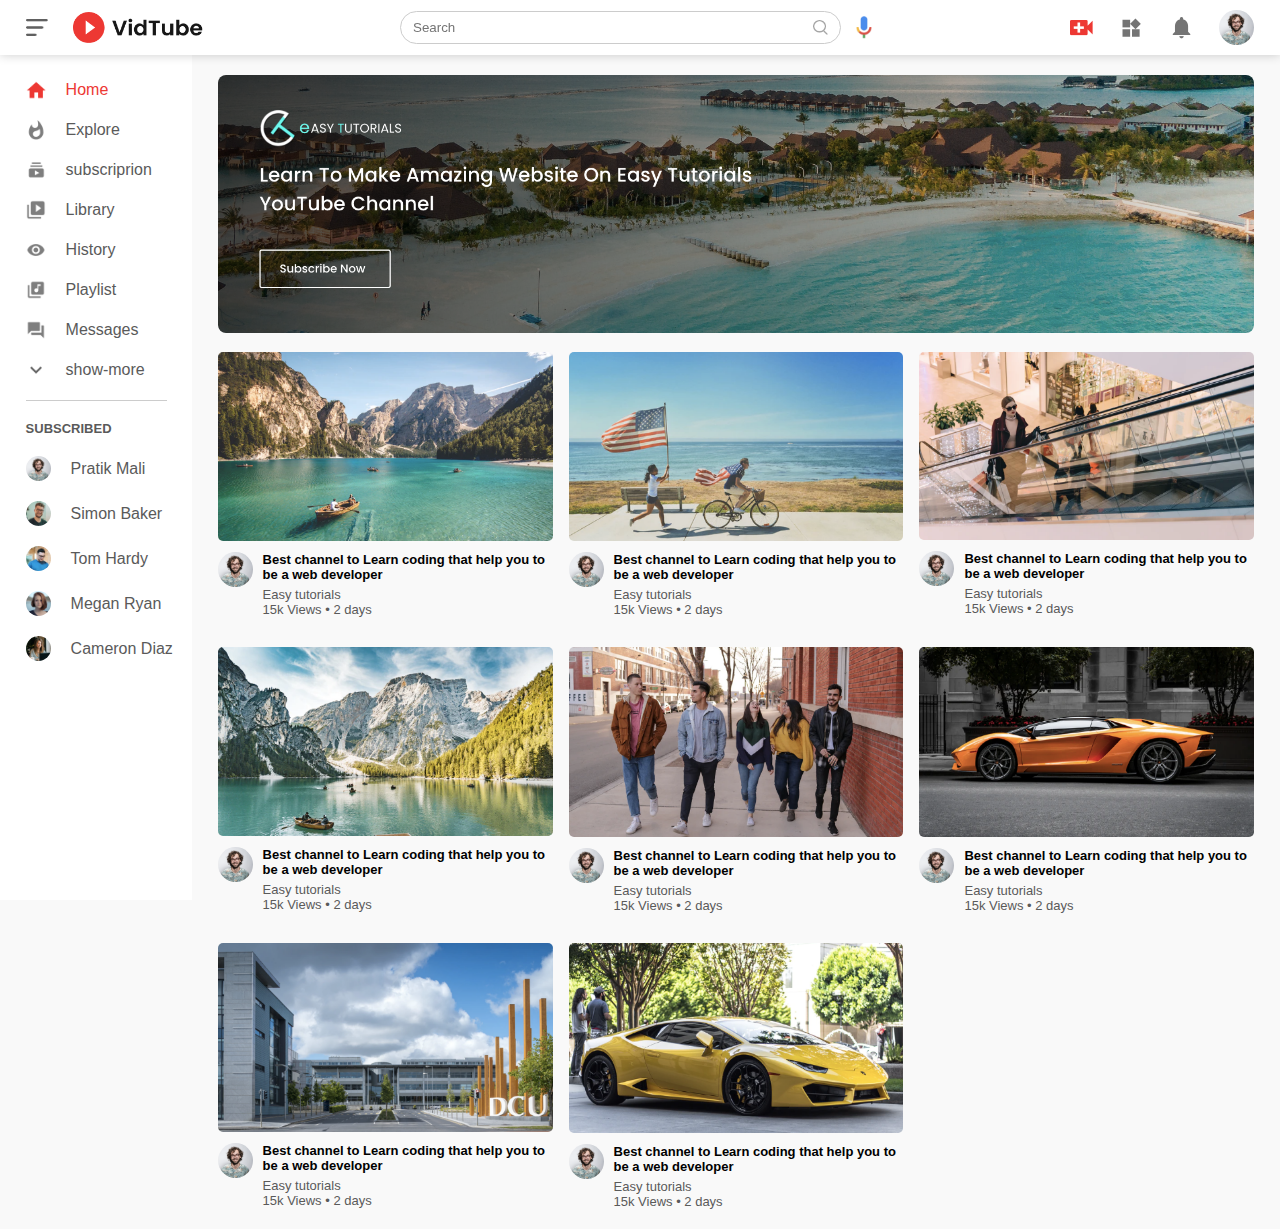
<file: index.html>
<!DOCTYPE html>
<html lang="en">
<head>
    <meta charset="UTF-8">
    <meta http-equiv="X-UA-Compatible" content="IE=edge">
    <meta name="viewport" content="width=device-width, initial-scale=1.0">
    <title>Video Shaing Website - Easy Tutorials Youtube Channel</title>
    <link rel="stylesheet" href="style.css">
</head>
<body>
    
    <nav class="flex-div">
        <div class="nav-left flex-div">
            <img src="images/menu.png" class="menu-icon">
            <img src="images/logo.png" class="logo">
            
        </div>
        <div class="nav-middle flex-div">
            <div class="search-box flex-div ">
                <input type="text" placeholder="Search">
                <img src="images/search.png" >
            </div>
            <img src="images/voice-search.png" class="mic-icon">
        </div>
        <div class="nav-right flex-div">
            <img src="images/upload.png" alt="">
            <img src="images/more.png" alt="">
            <img src="images/notification.png" alt="">
            <img src="images/Jack.png" class="user-icon">
        </div>
    </nav>


    <!-- ---------------------sidebar------------------------- -->

    <div class="sidebar">
        <div class="shortcut-links">
            <a href=""><img src="images/home.png" ><p>Home</p></a>
            <a href=""><img src="images/explore.png" ><p>Explore</p></a>
            <a href=""><img src="images/subscriprion.png" ><p>subscriprion</p></a>
            <a href=""><img src="images/library.png" ><p>Library</p></a>
            <a href=""><img src="images/history.png" ><p>History</p></a>
            <a href=""><img src="images/playlist.png" ><p>Playlist</p></a>
            <a href=""><img src="images/messages.png" ><p>Messages</p></a>
            <a href=""><img src="images/show-more.png" ><p>show-more</p></a>
            <hr>
        </div>
        <div class="subscribed-list">
            <h3>SUBSCRIBED</h3>
            <a href=""><img src="images/Jack.png"><p>Pratik Mali</p></a>
            <a href=""><img src="images/simon.png"><p>Simon Baker</p></a>
            <a href=""><img src="images/tom.png"><p>Tom Hardy</p></a>
            <a href=""><img src="images/megan.png"><p>Megan Ryan</p></a>
            <a href=""><img src="images/cameron.png"><p>Cameron Diaz</p></a>
        </div>
    </div>

    <!-- ---------------------main---------------------- -->

<div class="container">
    <div class="banner">
        <img src="images/banner.png" >
    </div>
    <div class="list-container">
        <div class="vid-list">
            <a href="playvideo.html"> <img src="images/thumbnail1.png" class="thumbnail"></a>
            <div class="flex-div">
                <img src="images/Jack.png" >
                <div class="vid-info">
                    <a href="playvideo.html">Best channel to Learn coding that help you to be a web developer  </a>
                    <p>Easy tutorials</p>
                    <p>15k Views &bull; 2 days</p>
                </div>
            </div>
        </div>
        <div class="vid-list">
            <a href=""> <img src="images/thumbnail2.png" class="thumbnail"></a>
            <div class="flex-div">
                <img src="images/Jack.png" >
                <div class="vid-info">
                    <a href="">Best channel to Learn coding that help you to be a web developer  </a>
                    <p>Easy tutorials</p>
                    <p>15k Views &bull; 2 days</p>
                </div>
            </div>
        </div>
        <div class="vid-list">
            <a href=""> <img src="images/thumbnail3.png" class="thumbnail"></a>
            <div class="flex-div">
                <img src="images/Jack.png" >
                <div class="vid-info">
                    <a href="">Best channel to Learn coding that help you to be a web developer  </a>
                    <p>Easy tutorials</p>
                    <p>15k Views &bull; 2 days</p>
                </div>
            </div>
        </div>
        <div class="vid-list">
            <a href=""> <img src="images/thumbnail4.png" class="thumbnail"></a>
            <div class="flex-div">
                <img src="images/Jack.png" >
                <div class="vid-info">
                    <a href="">Best channel to Learn coding that help you to be a web developer  </a>
                    <p>Easy tutorials</p>
                    <p>15k Views &bull; 2 days</p>
                </div>
            </div>
        </div>
        <div class="vid-list">
            <a href=""> <img src="images/thumbnail5.png" class="thumbnail"></a>
            <div class="flex-div">
                <img src="images/Jack.png" >
                <div class="vid-info">
                    <a href="">Best channel to Learn coding that help you to be a web developer  </a>
                    <p>Easy tutorials</p>
                    <p>15k Views &bull; 2 days</p>
                </div>
            </div>
        </div>
        <div class="vid-list">
            <a href=""> <img src="images/thumbnail6.png" class="thumbnail"></a>
            <div class="flex-div">
                <img src="images/Jack.png" >
                <div class="vid-info">
                    <a href="">Best channel to Learn coding that help you to be a web developer  </a>
                    <p>Easy tutorials</p>
                    <p>15k Views &bull; 2 days</p>
                </div>
            </div>
        </div>
        <div class="vid-list">
            <a href=""> <img src="images/thumbnail7.png" class="thumbnail"></a>
            <div class="flex-div">
                <img src="images/Jack.png" >
                <div class="vid-info">
                    <a href="">Best channel to Learn coding that help you to be a web developer  </a>
                    <p>Easy tutorials</p>
                    <p>15k Views &bull; 2 days</p>
                </div>
            </div>
        </div>
        <div class="vid-list">
            <a href=""> <img src="images/thumbnail8.png" class="thumbnail"></a>
            <div class="flex-div">
                <img src="images/Jack.png" >
                <div class="vid-info">
                    <a href="">Best channel to Learn coding that help you to be a web developer  </a>
                    <p>Easy tutorials</p>
                    <p>15k Views &bull; 2 days</p>
                </div>
            </div>
        </div>
        
    </div>

</div>


    <script src="script.js"></script>


</body>
</html>
</file>
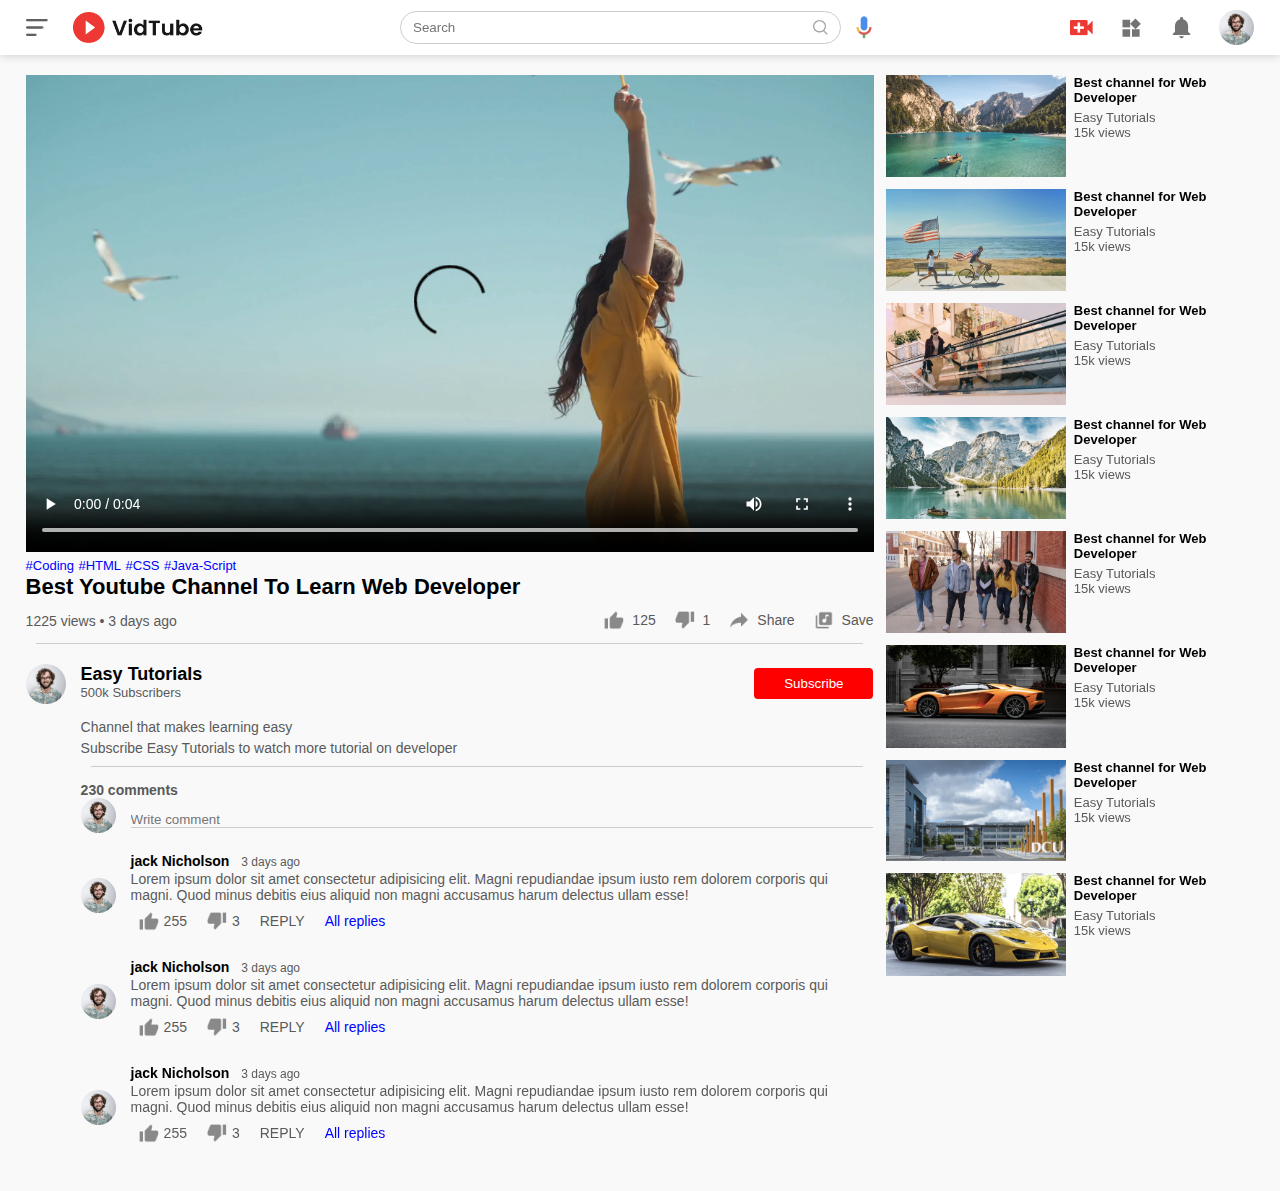
<file: playvideo.html>
<!DOCTYPE html>
<html lang="en">
<head>
    <meta charset="UTF-8">
    <meta http-equiv="X-UA-Compatible" content="IE=edge">
    <meta name="viewport" content="width=device-width, initial-scale=1.0">
    <title>Play Video</title>
    <link rel="stylesheet" href="style.css">
</head>
<body>
    <nav class="flex-div">
        <div class="nav-left flex-div">
            <img src="images/menu.png" class="menu-icon">
            <img src="images/logo.png" class="logo">
            
        </div>
        <div class="nav-middle flex-div">
            <div class="search-box flex-div ">
                <input type="text" placeholder="Search">
                <img src="images/search.png" >
            </div>
            <img src="images/voice-search.png" class="mic-icon">
        </div>
        <div class="nav-right flex-div">
            <img src="images/upload.png" alt="">
            <img src="images/more.png" alt="">
            <img src="images/notification.png" alt="">
            <img src="images/Jack.png" class="user-icon">
        </div>
    </nav>


    <div class="container paly-container">
        <div class="row">
            <div class="play-video">
                <video controls autoplay>
                    <source src="images/video.mp4" type="video/mp4">
                </video>

                <div class="tags">
                    <a href="">#Coding</a>
                    <a href="">#HTML</a>
                    <a href="">#CSS</a>
                    <a href="">#Java-Script</a>
                </div>
                    <h3>Best Youtube Channel To Learn Web Developer</h3>
                    <div class="play-video-info">
                        <p>1225 views &bull; 3 days ago</p>
                        <div>
                            <a href=""><img src="images/like.png" >125</a>
                            <a href=""><img src="images/dislike.png" >1</a>
                            <a href=""><img src="images/share.png" >Share</a>
                            <a href=""><img src="images/save.png" >Save</a>
                        </div>
                    </div>
                    <hr>
                    <div class="plublisher">
                        <img src="images/Jack.png">
                        <div>
                            <p>Easy Tutorials</p>
                            <span>500k Subscribers</span>
                        </div>
                        <button type="button">Subscribe</button>
                    </div>

                    <div class="vid-description">
                        <p>Channel that makes learning easy</p>
                        <p>Subscribe Easy Tutorials to watch more tutorial on developer</p>
                        <hr>
                        <h4>230 comments</h4>

                        <div class="add-comment">
                            <img src="images/Jack.png">
                            <input type="text" placeholder="Write comment">
                        </div>
                        <div class="old-comment">
                            <img src="images/Jack.png">
                            <div>
                                <h3>jack Nicholson <span>3 days ago</span> </h3>
                                <p>Lorem ipsum dolor sit amet consectetur adipisicing elit. Magni repudiandae ipsum iusto rem dolorem corporis qui magni. Quod minus debitis eius aliquid non magni accusamus harum delectus ullam esse!</p>
                                <div class="acomment-action">
                                    <img src="images/like.png">
                                    <span>255</span>
                                    <img src="images/dislike.png">
                                    <span>3</span>
                                    <span>REPLY</span>
                                    <a href="">All replies</a>
                                </div>
                            </div>
                        </div>
                        <div class="old-comment">
                            <img src="images/Jack.png">
                            <div>
                                <h3>jack Nicholson <span>3 days ago</span> </h3>
                                <p>Lorem ipsum dolor sit amet consectetur adipisicing elit. Magni repudiandae ipsum iusto rem dolorem corporis qui magni. Quod minus debitis eius aliquid non magni accusamus harum delectus ullam esse!</p>
                                <div class="acomment-action">
                                    <img src="images/like.png">
                                    <span>255</span>
                                    <img src="images/dislike.png">
                                    <span>3</span>
                                    <span>REPLY</span>
                                    <a href="">All replies</a>
                                </div>
                            </div>
                        </div>
                        <div class="old-comment">
                            <img src="images/Jack.png">
                            <div>
                                <h3>jack Nicholson <span>3 days ago</span> </h3>
                                <p>Lorem ipsum dolor sit amet consectetur adipisicing elit. Magni repudiandae ipsum iusto rem dolorem corporis qui magni. Quod minus debitis eius aliquid non magni accusamus harum delectus ullam esse!</p>
                                <div class="acomment-action">
                                    <img src="images/like.png">
                                    <span>255</span>
                                    <img src="images/dislike.png">
                                    <span>3</span>
                                    <span>REPLY</span>
                                    <a href="">All replies</a>
                                </div>
                            </div>
                        </div>

                    </div>
                    
            </div>
            <div class="right-sidebar">
                <div class="side-video-list">
                   <a href="" class="small-thumbnil"> <img src="images/thumbnail1.png" ></a>
                    <div class="vid-info">
                        <a href="">Best channel for Web Developer</a>
                        <p>Easy Tutorials</p>
                        <p>15k views</p>
                    </div>
                </div>
                <div class="side-video-list">
                    <a href="" class="small-thumbnil"> <img src="images/thumbnail2.png" ></a>
                     <div class="vid-info">
                         <a href="">Best channel for Web Developer</a>
                         <p>Easy Tutorials</p>
                         <p>15k views</p>
                     </div>
                 </div>
                 <div class="side-video-list">
                    <a href="" class="small-thumbnil"> <img src="images/thumbnail3.png" ></a>
                     <div class="vid-info">
                         <a href="">Best channel for Web Developer</a>
                         <p>Easy Tutorials</p>
                         <p>15k views</p>
                     </div>
                 </div>
                 <div class="side-video-list">
                    <a href="" class="small-thumbnil"> <img src="images/thumbnail4.png" ></a>
                     <div class="vid-info">
                         <a href="">Best channel for Web Developer</a>
                         <p>Easy Tutorials</p>
                         <p>15k views</p>
                     </div>
                 </div>
                 <div class="side-video-list">
                    <a href="" class="small-thumbnil"> <img src="images/thumbnail5.png" ></a>
                     <div class="vid-info">
                         <a href="">Best channel for Web Developer</a>
                         <p>Easy Tutorials</p>
                         <p>15k views</p>
                     </div>
                 </div>
                 <div class="side-video-list">
                    <a href="" class="small-thumbnil"> <img src="images/thumbnail6.png" ></a>
                     <div class="vid-info">
                         <a href="">Best channel for Web Developer</a>
                         <p>Easy Tutorials</p>
                         <p>15k views</p>
                     </div>
                 </div>
                 <div class="side-video-list">
                    <a href="" class="small-thumbnil"> <img src="images/thumbnail7.png" ></a>
                     <div class="vid-info">
                         <a href="">Best channel for Web Developer</a>
                         <p>Easy Tutorials</p>
                         <p>15k views</p>
                     </div>
                 </div>
                 <div class="side-video-list">
                    <a href="" class="small-thumbnil"> <img src="images/thumbnail8.png" ></a>
                     <div class="vid-info">
                         <a href="">Best channel for Web Developer</a>
                         <p>Easy Tutorials</p>
                         <p>15k views</p>
                     </div>
                 </div>
            </div>
            
        </div>

    </div>
    
</body>
</html>
</file>
<file: style.css>
*{
    margin: 0;
    padding: 0;
    font-family: 'poppins',sans-serif;
    box-sizing: border-box;

}
a{
    text-decoration: none;
    color: #5a5a5a;
}
img{
    cursor: pointer;
}
.flex-div{
    display: flex;
    align-items: center;
}
nav{
    padding: 10px 2%;
    justify-content: space-between;
    box-shadow: 0 0 10px rgba(0, 0, 0, 0.2);
    background: #fff;
    position: sticky;
    top: 0;
    z-index: 10;
}
.nav-right img{
    width: 25px;
    margin-right: 25px;
}
.nav-right .user-icon{
    width: 35px;
    border-radius: 50%;
    margin-right: 0;
}
.nav-left .menu-icon{
    width: 22px;
    margin-right: 25px;

}
.nav-left .logo{
    width: 130px;

}
.nav-middle .mic-icon{
    width: 16px;
}
.nav-middle .search-box{
    border: 1px solid #ccc;margin-right: 15px;
    padding:  8px 12px;
    border-radius: 25px;
}
.nav-middle .search-box input{
    width: 400px;
    border: 0;
    outline: 0;
    background: transparent;
}
.nav-middle .search-box img{
    width: 15px;
}



/* ----------------------sidebar----------------------- */

.sidebar{
    background: #fff;
    width: 15%;
    height: 100vh;
    position: fixed;
    top: 0;
    padding-left: 2%;
    padding-top: 80px;
}
.shortcut-links a img{
    width: 20px;
    margin-right: 20px;
}
.shortcut-links a{
    display: flex;
    align-items: center;
    margin-bottom: 20px;
    width: fit-content;
    flex-wrap: wrap;
}
.shortcut-links a:first-child{
    color: #ed3833;
}
.sidebar hr{
    border: 0;
    height: 1px;
    background: #ccc;
    width: 85%;
}
.subscribed-list h3{
    font-size: 13px;
    margin: 20px 0;
    color: #5a5a5a;
}
.subscribed-list a{
    display: flex;
    align-items: center;
    margin-bottom: 20px;
    width: fit-content;
    flex-wrap: wrap;
}
.subscribed-list a img{
    width: 25px;
    border-radius: 50%;
    margin-right: 20px;
}
.small-sidebar{
    width: 4%;
}
.small-sidebar a p{
    display: none;
}
.small-sidebar h3{
    display: none;
}
.small-sidebar hr{
    width: 50%;
    margin-bottom: 25px;
}

/* ----------------------main------------------- */

.container{
    background: #f9f9f9;
    padding-left: 17%;
    padding-right: 2%;
    padding-top: 20px;
    padding-bottom: 20px;
}
.large-container{
    padding-left: 7%;
}

.banner{
    width: 100%;

}
.banner img{
    width: 100%;
    border-radius: 8px;
}
.list-container{
    display: grid;
    grid-template-columns: repeat(auto-fit,minmax(250px,1fr));
    grid-column-gap: 16px;
    grid-row-gap: 30px;
    margin-top: 15px;
}
.vid-list .thumbnail{
    width: 100%;
    border-radius: 5px;
}
.vid-list .flex-div{
    align-items: flex-start;
    margin-top: 7px;
}
.vid-list .flex-div img{
    width: 35px;
    margin-right: 10px;
    border-radius: 50%;
}
.vid-info{
    color: #5a5a5a;
    font-size: 13px;
}
.vid-info a{
    color: #000;
    font-weight: 600;
    display: block;
    margin-bottom: 5px;
}


@media (max-width:900px){
    .menu-icon{
        display: none;
    }
    .sidebar{
        display: none;
    }
    .container, .large-container{
        padding-left: 5%;
        padding-right: 5%;
    }
    .nav-right img{
        display: none;
    }
    .nav-right .user-icon{
        display: block;
        width: 30px;
    }
    .nav-middle .search-box input{
        width: 100px;
    }
    .nav-middle .mic-icon{
        display: none;

    }
    .logo{
        width: 90px;
    }
}



/* -------------------play-video page------------------- */


.paly-container{
    padding-left: 2%;
}
.row{
    display: flex;
    justify-content: space-between;
    flex-wrap: wrap;
}
.play-video{
    flex-basis: 69%;
}
.right-sidebar{
    flex-basis: 30%;
}
.play-video video{
    width: 100%;
}
.side-video-list{
    display: flex;
    justify-content: space-between;
    margin-bottom: 8px;
}
.side-video-list img{
    width: 100%;
}
.side-video-list .small-thumbnil{
    flex-basis: 49%;
}
.side-video-list .vid-info{
    flex-basis: 49%;
}
.play-video .tags a{
    color: #0000ff;
    font-size: 13px;
}
.play-video h3{
    font-weight: 600;
    font-size: 22px;
}
.play-video .play-video-info{
    display: flex;
    align-items: center;
    justify-content: space-between;
    flex-wrap: wrap;
    margin-top: 10px;
    font-size: 14px;
    color: #5a5a5a;
}
.play-video .play-video-info a img{
    width: 20px;
    margin-right: 8px;
}
.play-video .play-video-info a{
    display: inline-flex;
    align-items: center;
    margin-left: 15px;
}
.play-video hr{
    border: 0;
    height: 1px;
    background:#ccc;
    margin: 10px;
}
.plublisher{
    display: flex;
    align-items: center;
    margin-top: 20px;
}
.plublisher div{
    flex: 1;
    line-height: 18px;
}
.plublisher img{
    width: 40px;
    border-radius: 50%;
    margin-right: 15px;
}
.plublisher div p{
    color: #000;
    font-size: 18px;
    font-weight: 600;
}
.plublisher div span{
    font-size: 13px;
    color: #5a5a5a;
}
.plublisher button{
    background: red;
    color: #fff;
    padding: 8px 30px;
    border: 0;
    outline: 0;
    border-radius: 4px;
    cursor: pointer;
}
.vid-description{
    padding-left: 55px;
    margin: 15px 0;
}
.vid-description p{
    font-size: 14px;
    margin-bottom: 5px;
    color: #5a5a5a;
}
.vid-description h4{
    font-size: 14px;
    color: #5a5a5a;
    margin-top: 15px;
}
.add-comment{
    display: flex;
    align-items: center;
    margin-right: 30px 0;
}
.add-comment img{
    width: 35px;
    border-radius: 50%;
    margin-right: 15px;
}
.add-comment input{
    border: 0;
    outline: 0;
    border-bottom: 1px solid #ccc;
    width: 100%;
    padding-top: 10px;
    background: transparent;
}
.old-comment{
    display: flex;
    align-items: center;
    margin: 20px 0;
}
.old-comment img{
    width: 35px;
    border-radius: 50%;
    margin-right: 15px;
}
.old-comment h3{
    font-size: 14px;
    margin-bottom: 2px ;
}
.old-comment h3 span{
    font-size: 12px;
    color: #5a5a5a;
    font-weight: 500;
    margin-left: 8px;
}
.old-comment .acomment-action{
    display: flex;
    align-items: center;
    margin: 8px;
    font-size: 14px;
}
.old-comment .acomment-action img{
    border-radius: 0;
    width: 20px;
    margin-right: 5px;
}
.old-comment .acomment-action span{
    margin-right: 20px;
    color: #5a5a5a;
}
.old-comment .acomment-action a{
    color: #0000ff;
}
@media (max-width:900px){
    .play-video{
        flex-basis: 100%;
    }
    .right-sidebar{
        flex-basis: 100%;
    }
    .paly-container{
        padding-left: 5%;
    }
    .vid-description{
        padding-left: 0;
    }
    .play-video .play-video-info a{
        margin-left: 0;
        margin-right: 15px;
        margin-top: 15px;
    }
}
</file>
